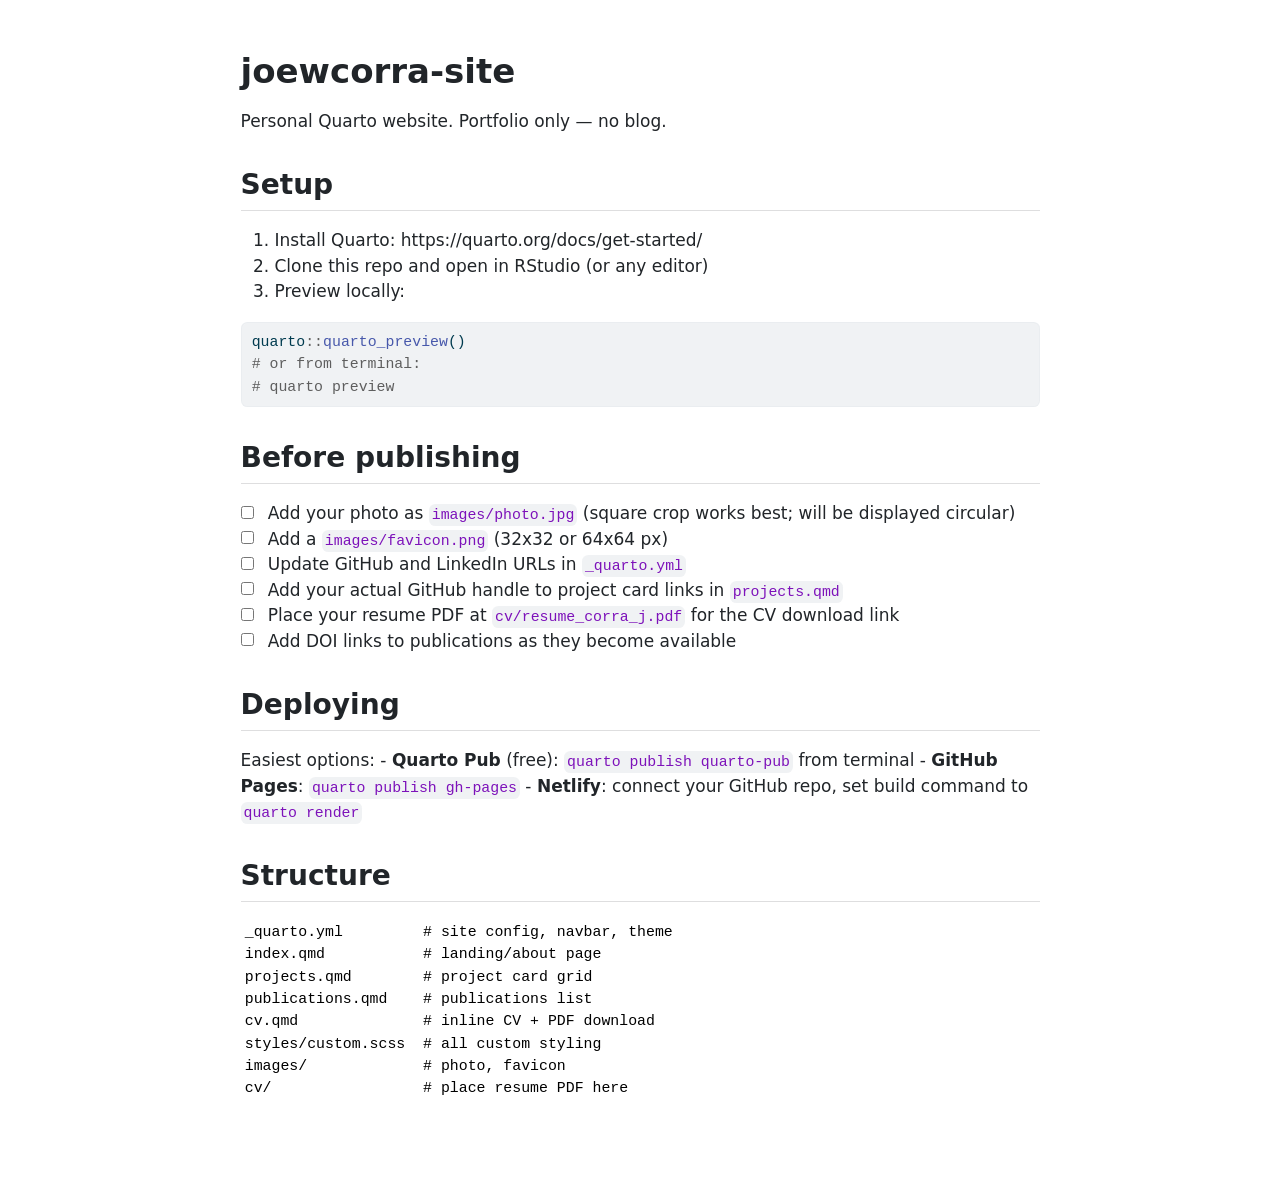
<file: README.html>
<!DOCTYPE html>
<html xmlns="http://www.w3.org/1999/xhtml" lang="en" xml:lang="en"><head>

<meta charset="utf-8">
<meta name="generator" content="quarto-1.8.25">

<meta name="viewport" content="width=device-width, initial-scale=1.0, user-scalable=yes">


<title>readme</title>
<style>
code{white-space: pre-wrap;}
span.smallcaps{font-variant: small-caps;}
div.columns{display: flex; gap: min(4vw, 1.5em);}
div.column{flex: auto; overflow-x: auto;}
div.hanging-indent{margin-left: 1.5em; text-indent: -1.5em;}
ul.task-list{list-style: none;}
ul.task-list li input[type="checkbox"] {
  width: 0.8em;
  margin: 0 0.8em 0.2em -1em; /* quarto-specific, see https://github.com/quarto-dev/quarto-cli/issues/4556 */ 
  vertical-align: middle;
}
/* CSS for syntax highlighting */
html { -webkit-text-size-adjust: 100%; }
pre > code.sourceCode { white-space: pre; position: relative; }
pre > code.sourceCode > span { display: inline-block; line-height: 1.25; }
pre > code.sourceCode > span:empty { height: 1.2em; }
.sourceCode { overflow: visible; }
code.sourceCode > span { color: inherit; text-decoration: inherit; }
div.sourceCode { margin: 1em 0; }
pre.sourceCode { margin: 0; }
@media screen {
div.sourceCode { overflow: auto; }
}
@media print {
pre > code.sourceCode { white-space: pre-wrap; }
pre > code.sourceCode > span { text-indent: -5em; padding-left: 5em; }
}
pre.numberSource code
  { counter-reset: source-line 0; }
pre.numberSource code > span
  { position: relative; left: -4em; counter-increment: source-line; }
pre.numberSource code > span > a:first-child::before
  { content: counter(source-line);
    position: relative; left: -1em; text-align: right; vertical-align: baseline;
    border: none; display: inline-block;
    -webkit-touch-callout: none; -webkit-user-select: none;
    -khtml-user-select: none; -moz-user-select: none;
    -ms-user-select: none; user-select: none;
    padding: 0 4px; width: 4em;
  }
pre.numberSource { margin-left: 3em;  padding-left: 4px; }
div.sourceCode
  {   }
@media screen {
pre > code.sourceCode > span > a:first-child::before { text-decoration: underline; }
}
</style>


<script src="README_files/libs/clipboard/clipboard.min.js"></script>
<script src="README_files/libs/quarto-html/quarto.js" type="module"></script>
<script src="README_files/libs/quarto-html/tabsets/tabsets.js" type="module"></script>
<script src="README_files/libs/quarto-html/axe/axe-check.js" type="module"></script>
<script src="README_files/libs/quarto-html/popper.min.js"></script>
<script src="README_files/libs/quarto-html/tippy.umd.min.js"></script>
<script src="README_files/libs/quarto-html/anchor.min.js"></script>
<link href="README_files/libs/quarto-html/tippy.css" rel="stylesheet">
<link href="README_files/libs/quarto-html/quarto-syntax-highlighting-7b89279ff1a6dce999919e0e67d4d9ec.css" rel="stylesheet" id="quarto-text-highlighting-styles">
<script src="README_files/libs/bootstrap/bootstrap.min.js"></script>
<link href="README_files/libs/bootstrap/bootstrap-icons.css" rel="stylesheet">
<link href="README_files/libs/bootstrap/bootstrap-9e3ffae467580fdb927a41352e75a2e0.min.css" rel="stylesheet" append-hash="true" id="quarto-bootstrap" data-mode="light">


</head>

<body class="fullcontent quarto-light">

<div id="quarto-content" class="page-columns page-rows-contents page-layout-article">

<main class="content" id="quarto-document-content">




<section id="joewcorra-site" class="level1">
<h1>joewcorra-site</h1>
<p>Personal Quarto website. Portfolio only — no blog.</p>
<section id="setup" class="level2">
<h2 class="anchored" data-anchor-id="setup">Setup</h2>
<ol type="1">
<li>Install Quarto: https://quarto.org/docs/get-started/</li>
<li>Clone this repo and open in RStudio (or any editor)</li>
<li>Preview locally:</li>
</ol>
<div class="code-copy-outer-scaffold"><div class="sourceCode" id="cb1"><pre class="sourceCode r code-with-copy"><code class="sourceCode r"><span id="cb1-1"><a href="#cb1-1" aria-hidden="true" tabindex="-1"></a>quarto<span class="sc">::</span><span class="fu">quarto_preview</span>()</span>
<span id="cb1-2"><a href="#cb1-2" aria-hidden="true" tabindex="-1"></a><span class="co"># or from terminal:</span></span>
<span id="cb1-3"><a href="#cb1-3" aria-hidden="true" tabindex="-1"></a><span class="co"># quarto preview</span></span></code></pre></div><button title="Copy to Clipboard" class="code-copy-button"><i class="bi"></i></button></div>
</section>
<section id="before-publishing" class="level2">
<h2 class="anchored" data-anchor-id="before-publishing">Before publishing</h2>
<ul class="task-list">
<li><label><input type="checkbox">Add your photo as <code>images/photo.jpg</code> (square crop works best; will be displayed circular)</label></li>
<li><label><input type="checkbox">Add a <code>images/favicon.png</code> (32x32 or 64x64 px)</label></li>
<li><label><input type="checkbox">Update GitHub and LinkedIn URLs in <code>_quarto.yml</code></label></li>
<li><label><input type="checkbox">Add your actual GitHub handle to project card links in <code>projects.qmd</code></label></li>
<li><label><input type="checkbox">Place your resume PDF at <code>cv/resume_corra_j.pdf</code> for the CV download link</label></li>
<li><label><input type="checkbox">Add DOI links to publications as they become available</label></li>
</ul>
</section>
<section id="deploying" class="level2">
<h2 class="anchored" data-anchor-id="deploying">Deploying</h2>
<p>Easiest options: - <strong>Quarto Pub</strong> (free): <code>quarto publish quarto-pub</code> from terminal - <strong>GitHub Pages</strong>: <code>quarto publish gh-pages</code> - <strong>Netlify</strong>: connect your GitHub repo, set build command to <code>quarto render</code></p>
</section>
<section id="structure" class="level2">
<h2 class="anchored" data-anchor-id="structure">Structure</h2>
<pre><code>_quarto.yml         # site config, navbar, theme
index.qmd           # landing/about page
projects.qmd        # project card grid
publications.qmd    # publications list
cv.qmd              # inline CV + PDF download
styles/custom.scss  # all custom styling
images/             # photo, favicon
cv/                 # place resume PDF here</code></pre>
</section>
</section>

</main>
<!-- /main column -->
<script id="quarto-html-after-body" type="application/javascript">
  window.document.addEventListener("DOMContentLoaded", function (event) {
    const icon = "";
    const anchorJS = new window.AnchorJS();
    anchorJS.options = {
      placement: 'right',
      icon: icon
    };
    anchorJS.add('.anchored');
    const isCodeAnnotation = (el) => {
      for (const clz of el.classList) {
        if (clz.startsWith('code-annotation-')) {                     
          return true;
        }
      }
      return false;
    }
    const onCopySuccess = function(e) {
      // button target
      const button = e.trigger;
      // don't keep focus
      button.blur();
      // flash "checked"
      button.classList.add('code-copy-button-checked');
      var currentTitle = button.getAttribute("title");
      button.setAttribute("title", "Copied!");
      let tooltip;
      if (window.bootstrap) {
        button.setAttribute("data-bs-toggle", "tooltip");
        button.setAttribute("data-bs-placement", "left");
        button.setAttribute("data-bs-title", "Copied!");
        tooltip = new bootstrap.Tooltip(button, 
          { trigger: "manual", 
            customClass: "code-copy-button-tooltip",
            offset: [0, -8]});
        tooltip.show();    
      }
      setTimeout(function() {
        if (tooltip) {
          tooltip.hide();
          button.removeAttribute("data-bs-title");
          button.removeAttribute("data-bs-toggle");
          button.removeAttribute("data-bs-placement");
        }
        button.setAttribute("title", currentTitle);
        button.classList.remove('code-copy-button-checked');
      }, 1000);
      // clear code selection
      e.clearSelection();
    }
    const getTextToCopy = function(trigger) {
      const outerScaffold = trigger.parentElement.cloneNode(true);
      const codeEl = outerScaffold.querySelector('code');
      for (const childEl of codeEl.children) {
        if (isCodeAnnotation(childEl)) {
          childEl.remove();
        }
      }
      return codeEl.innerText;
    }
    const clipboard = new window.ClipboardJS('.code-copy-button:not([data-in-quarto-modal])', {
      text: getTextToCopy
    });
    clipboard.on('success', onCopySuccess);
    if (window.document.getElementById('quarto-embedded-source-code-modal')) {
      const clipboardModal = new window.ClipboardJS('.code-copy-button[data-in-quarto-modal]', {
        text: getTextToCopy,
        container: window.document.getElementById('quarto-embedded-source-code-modal')
      });
      clipboardModal.on('success', onCopySuccess);
    }
      var localhostRegex = new RegExp(/^(?:http|https):\/\/localhost\:?[0-9]*\//);
      var mailtoRegex = new RegExp(/^mailto:/);
        var filterRegex = new RegExp('/' + window.location.host + '/');
      var isInternal = (href) => {
          return filterRegex.test(href) || localhostRegex.test(href) || mailtoRegex.test(href);
      }
      // Inspect non-navigation links and adorn them if external
     var links = window.document.querySelectorAll('a[href]:not(.nav-link):not(.navbar-brand):not(.toc-action):not(.sidebar-link):not(.sidebar-item-toggle):not(.pagination-link):not(.no-external):not([aria-hidden]):not(.dropdown-item):not(.quarto-navigation-tool):not(.about-link)');
      for (var i=0; i<links.length; i++) {
        const link = links[i];
        if (!isInternal(link.href)) {
          // undo the damage that might have been done by quarto-nav.js in the case of
          // links that we want to consider external
          if (link.dataset.originalHref !== undefined) {
            link.href = link.dataset.originalHref;
          }
        }
      }
    function tippyHover(el, contentFn, onTriggerFn, onUntriggerFn) {
      const config = {
        allowHTML: true,
        maxWidth: 500,
        delay: 100,
        arrow: false,
        appendTo: function(el) {
            return el.parentElement;
        },
        interactive: true,
        interactiveBorder: 10,
        theme: 'quarto',
        placement: 'bottom-start',
      };
      if (contentFn) {
        config.content = contentFn;
      }
      if (onTriggerFn) {
        config.onTrigger = onTriggerFn;
      }
      if (onUntriggerFn) {
        config.onUntrigger = onUntriggerFn;
      }
      window.tippy(el, config); 
    }
    const noterefs = window.document.querySelectorAll('a[role="doc-noteref"]');
    for (var i=0; i<noterefs.length; i++) {
      const ref = noterefs[i];
      tippyHover(ref, function() {
        // use id or data attribute instead here
        let href = ref.getAttribute('data-footnote-href') || ref.getAttribute('href');
        try { href = new URL(href).hash; } catch {}
        const id = href.replace(/^#\/?/, "");
        const note = window.document.getElementById(id);
        if (note) {
          return note.innerHTML;
        } else {
          return "";
        }
      });
    }
    const xrefs = window.document.querySelectorAll('a.quarto-xref');
    const processXRef = (id, note) => {
      // Strip column container classes
      const stripColumnClz = (el) => {
        el.classList.remove("page-full", "page-columns");
        if (el.children) {
          for (const child of el.children) {
            stripColumnClz(child);
          }
        }
      }
      stripColumnClz(note)
      if (id === null || id.startsWith('sec-')) {
        // Special case sections, only their first couple elements
        const container = document.createElement("div");
        if (note.children && note.children.length > 2) {
          container.appendChild(note.children[0].cloneNode(true));
          for (let i = 1; i < note.children.length; i++) {
            const child = note.children[i];
            if (child.tagName === "P" && child.innerText === "") {
              continue;
            } else {
              container.appendChild(child.cloneNode(true));
              break;
            }
          }
          if (window.Quarto?.typesetMath) {
            window.Quarto.typesetMath(container);
          }
          return container.innerHTML
        } else {
          if (window.Quarto?.typesetMath) {
            window.Quarto.typesetMath(note);
          }
          return note.innerHTML;
        }
      } else {
        // Remove any anchor links if they are present
        const anchorLink = note.querySelector('a.anchorjs-link');
        if (anchorLink) {
          anchorLink.remove();
        }
        if (window.Quarto?.typesetMath) {
          window.Quarto.typesetMath(note);
        }
        if (note.classList.contains("callout")) {
          return note.outerHTML;
        } else {
          return note.innerHTML;
        }
      }
    }
    for (var i=0; i<xrefs.length; i++) {
      const xref = xrefs[i];
      tippyHover(xref, undefined, function(instance) {
        instance.disable();
        let url = xref.getAttribute('href');
        let hash = undefined; 
        if (url.startsWith('#')) {
          hash = url;
        } else {
          try { hash = new URL(url).hash; } catch {}
        }
        if (hash) {
          const id = hash.replace(/^#\/?/, "");
          const note = window.document.getElementById(id);
          if (note !== null) {
            try {
              const html = processXRef(id, note.cloneNode(true));
              instance.setContent(html);
            } finally {
              instance.enable();
              instance.show();
            }
          } else {
            // See if we can fetch this
            fetch(url.split('#')[0])
            .then(res => res.text())
            .then(html => {
              const parser = new DOMParser();
              const htmlDoc = parser.parseFromString(html, "text/html");
              const note = htmlDoc.getElementById(id);
              if (note !== null) {
                const html = processXRef(id, note);
                instance.setContent(html);
              } 
            }).finally(() => {
              instance.enable();
              instance.show();
            });
          }
        } else {
          // See if we can fetch a full url (with no hash to target)
          // This is a special case and we should probably do some content thinning / targeting
          fetch(url)
          .then(res => res.text())
          .then(html => {
            const parser = new DOMParser();
            const htmlDoc = parser.parseFromString(html, "text/html");
            const note = htmlDoc.querySelector('main.content');
            if (note !== null) {
              // This should only happen for chapter cross references
              // (since there is no id in the URL)
              // remove the first header
              if (note.children.length > 0 && note.children[0].tagName === "HEADER") {
                note.children[0].remove();
              }
              const html = processXRef(null, note);
              instance.setContent(html);
            } 
          }).finally(() => {
            instance.enable();
            instance.show();
          });
        }
      }, function(instance) {
      });
    }
        let selectedAnnoteEl;
        const selectorForAnnotation = ( cell, annotation) => {
          let cellAttr = 'data-code-cell="' + cell + '"';
          let lineAttr = 'data-code-annotation="' +  annotation + '"';
          const selector = 'span[' + cellAttr + '][' + lineAttr + ']';
          return selector;
        }
        const selectCodeLines = (annoteEl) => {
          const doc = window.document;
          const targetCell = annoteEl.getAttribute("data-target-cell");
          const targetAnnotation = annoteEl.getAttribute("data-target-annotation");
          const annoteSpan = window.document.querySelector(selectorForAnnotation(targetCell, targetAnnotation));
          const lines = annoteSpan.getAttribute("data-code-lines").split(",");
          const lineIds = lines.map((line) => {
            return targetCell + "-" + line;
          })
          let top = null;
          let height = null;
          let parent = null;
          if (lineIds.length > 0) {
              //compute the position of the single el (top and bottom and make a div)
              const el = window.document.getElementById(lineIds[0]);
              top = el.offsetTop;
              height = el.offsetHeight;
              parent = el.parentElement.parentElement;
            if (lineIds.length > 1) {
              const lastEl = window.document.getElementById(lineIds[lineIds.length - 1]);
              const bottom = lastEl.offsetTop + lastEl.offsetHeight;
              height = bottom - top;
            }
            if (top !== null && height !== null && parent !== null) {
              // cook up a div (if necessary) and position it 
              let div = window.document.getElementById("code-annotation-line-highlight");
              if (div === null) {
                div = window.document.createElement("div");
                div.setAttribute("id", "code-annotation-line-highlight");
                div.style.position = 'absolute';
                parent.appendChild(div);
              }
              div.style.top = top - 2 + "px";
              div.style.height = height + 4 + "px";
              div.style.left = 0;
              let gutterDiv = window.document.getElementById("code-annotation-line-highlight-gutter");
              if (gutterDiv === null) {
                gutterDiv = window.document.createElement("div");
                gutterDiv.setAttribute("id", "code-annotation-line-highlight-gutter");
                gutterDiv.style.position = 'absolute';
                const codeCell = window.document.getElementById(targetCell);
                const gutter = codeCell.querySelector('.code-annotation-gutter');
                gutter.appendChild(gutterDiv);
              }
              gutterDiv.style.top = top - 2 + "px";
              gutterDiv.style.height = height + 4 + "px";
            }
            selectedAnnoteEl = annoteEl;
          }
        };
        const unselectCodeLines = () => {
          const elementsIds = ["code-annotation-line-highlight", "code-annotation-line-highlight-gutter"];
          elementsIds.forEach((elId) => {
            const div = window.document.getElementById(elId);
            if (div) {
              div.remove();
            }
          });
          selectedAnnoteEl = undefined;
        };
          // Handle positioning of the toggle
      window.addEventListener(
        "resize",
        throttle(() => {
          elRect = undefined;
          if (selectedAnnoteEl) {
            selectCodeLines(selectedAnnoteEl);
          }
        }, 10)
      );
      function throttle(fn, ms) {
      let throttle = false;
      let timer;
        return (...args) => {
          if(!throttle) { // first call gets through
              fn.apply(this, args);
              throttle = true;
          } else { // all the others get throttled
              if(timer) clearTimeout(timer); // cancel #2
              timer = setTimeout(() => {
                fn.apply(this, args);
                timer = throttle = false;
              }, ms);
          }
        };
      }
        // Attach click handler to the DT
        const annoteDls = window.document.querySelectorAll('dt[data-target-cell]');
        for (const annoteDlNode of annoteDls) {
          annoteDlNode.addEventListener('click', (event) => {
            const clickedEl = event.target;
            if (clickedEl !== selectedAnnoteEl) {
              unselectCodeLines();
              const activeEl = window.document.querySelector('dt[data-target-cell].code-annotation-active');
              if (activeEl) {
                activeEl.classList.remove('code-annotation-active');
              }
              selectCodeLines(clickedEl);
              clickedEl.classList.add('code-annotation-active');
            } else {
              // Unselect the line
              unselectCodeLines();
              clickedEl.classList.remove('code-annotation-active');
            }
          });
        }
    const findCites = (el) => {
      const parentEl = el.parentElement;
      if (parentEl) {
        const cites = parentEl.dataset.cites;
        if (cites) {
          return {
            el,
            cites: cites.split(' ')
          };
        } else {
          return findCites(el.parentElement)
        }
      } else {
        return undefined;
      }
    };
    var bibliorefs = window.document.querySelectorAll('a[role="doc-biblioref"]');
    for (var i=0; i<bibliorefs.length; i++) {
      const ref = bibliorefs[i];
      const citeInfo = findCites(ref);
      if (citeInfo) {
        tippyHover(citeInfo.el, function() {
          var popup = window.document.createElement('div');
          citeInfo.cites.forEach(function(cite) {
            var citeDiv = window.document.createElement('div');
            citeDiv.classList.add('hanging-indent');
            citeDiv.classList.add('csl-entry');
            var biblioDiv = window.document.getElementById('ref-' + cite);
            if (biblioDiv) {
              citeDiv.innerHTML = biblioDiv.innerHTML;
            }
            popup.appendChild(citeDiv);
          });
          return popup.innerHTML;
        });
      }
    }
  });
  </script>
</div> <!-- /content -->




</body></html>
</file>
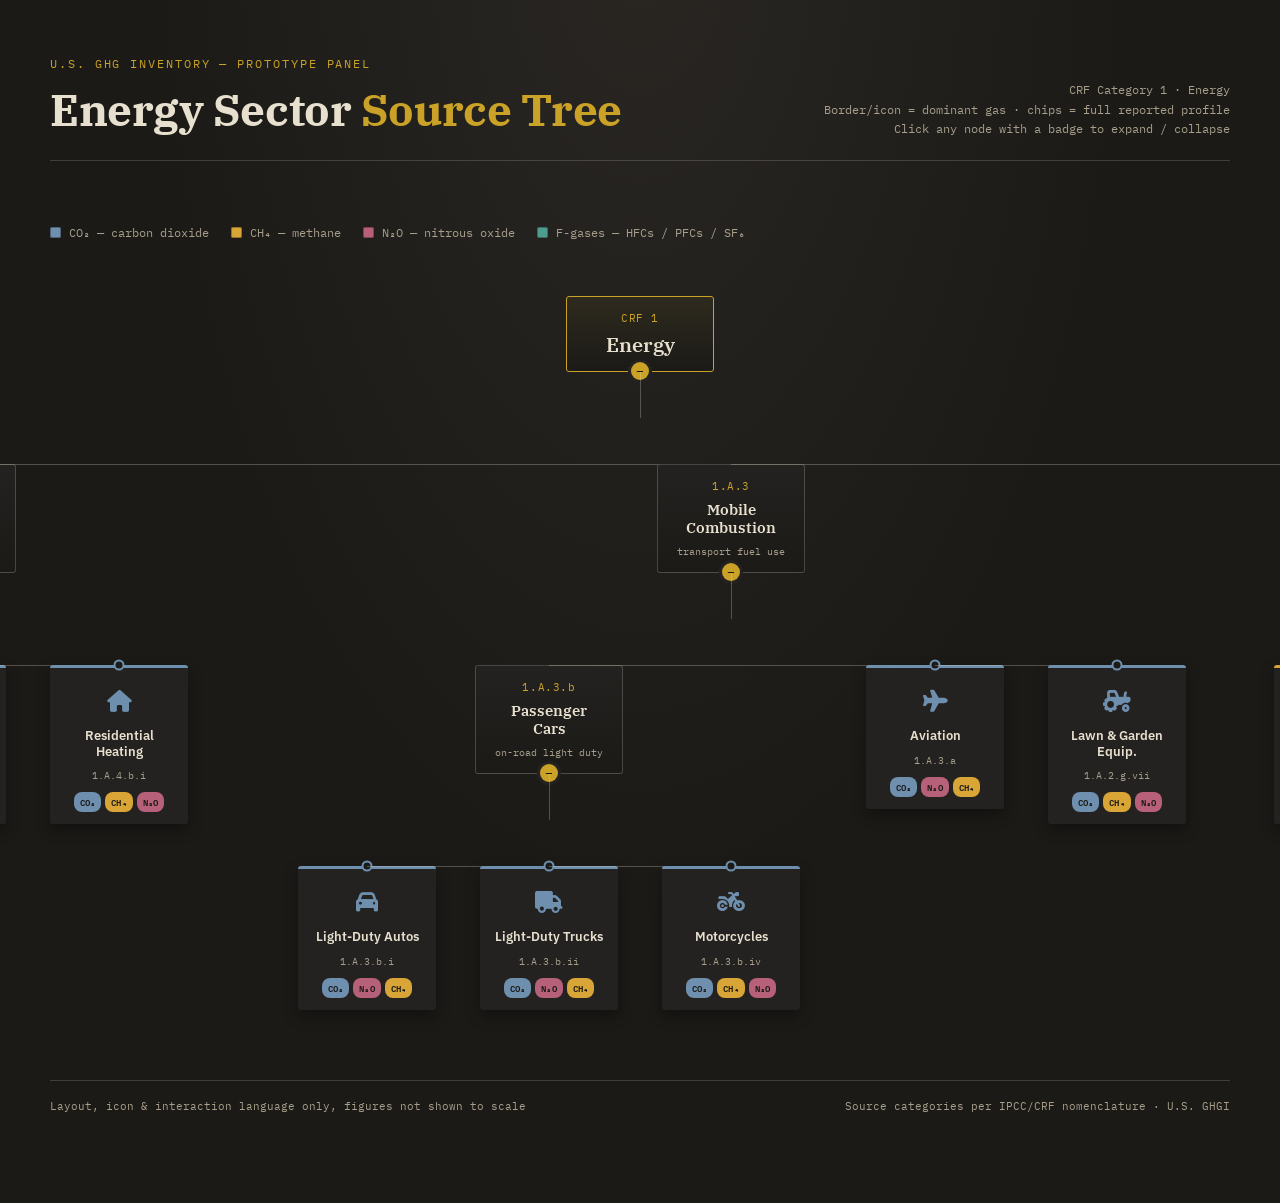
<file: dataviz/ghgi_tree_energy.html>
<!DOCTYPE html>
<html lang="en">
<head>
<meta charset="UTF-8">
<title>GHGI Energy Sector — Interactive Source Tree</title>
<link rel="preconnect" href="https://fonts.googleapis.com">
<link href="https://fonts.googleapis.com/css2?family=IBM+Plex+Serif:wght@400;600;700&family=IBM+Plex+Sans:wght@400;500;600&family=IBM+Plex+Mono:wght@400;500;600&display=swap" rel="stylesheet">
<link rel="stylesheet" href="https://cdnjs.cloudflare.com/ajax/libs/font-awesome/6.5.1/css/all.min.css">
<style>
  :root{
    --ink:        #1B1A17;
    --ink-2:      #242220;
    --bone:       #E7E0CF;
    --bone-dim:   #A79E8B;
    --brass:      #C9A227;
    --co2:        #6E8FAE;
    --ch4:        #D9A536;
    --n2o:        #B6607A;
    --fgas:       #4E9C8F;
    --line:       rgba(231,224,207,0.28);

    --serif: 'IBM Plex Serif', Georgia, serif;
    --sans:  'IBM Plex Sans', system-ui, sans-serif;
    --mono:  'IBM Plex Mono', ui-monospace, monospace;
  }

  * { box-sizing: border-box; }

  body{
    margin:0;
    background:
      radial-gradient(ellipse at 50% -10%, #2A2723 0%, var(--ink) 55%);
    color: var(--bone);
    font-family: var(--sans);
    padding: 56px 24px 90px;
  }

  .frame{ max-width: 1180px; margin: 0 auto; }

  /* ---------- Header ---------- */
  header{
    display:flex;
    justify-content: space-between;
    align-items: flex-end;
    border-bottom: 1px solid rgba(231,224,207,0.18);
    padding-bottom: 22px;
    margin-bottom: 64px;
    flex-wrap: wrap;
    gap: 16px;
  }
  .eyebrow{
    font-family: var(--mono);
    font-size: 12px;
    letter-spacing: 0.16em;
    color: var(--brass);
    text-transform: uppercase;
    margin: 0 0 10px;
  }
  h1{
    font-family: var(--serif);
    font-weight: 700;
    font-size: clamp(30px, 4vw, 44px);
    margin: 0;
    letter-spacing: -0.01em;
  }
  h1 em{ font-style: normal; color: var(--brass); }
  .meta{
    font-family: var(--mono);
    font-size: 12px;
    color: var(--bone-dim);
    text-align: right;
    line-height: 1.6;
  }

  /* ---------- Legend ---------- */
  .legend{
    display:flex; gap: 22px; flex-wrap: wrap;
    margin-bottom: 56px;
    font-family: var(--mono);
    font-size: 12px;
    color: var(--bone-dim);
  }
  .legend-item{ display:flex; align-items:center; gap:8px; }
  .legend-swatch{
    width: 11px; height: 11px; border-radius: 2px;
    box-shadow: 0 0 0 1px rgba(0,0,0,0.3) inset;
  }

  /* ---------- Tree ---------- */
  /* Canonical pure-CSS org-chart pattern: each <li> draws its own
     half-width top connector, and each nested <ul> draws a single
     centered stub connecting up to its parent. */

  .tree, .tree ul{
    list-style: none;
    margin: 0; padding: 0;
    display: flex;
    justify-content: center;
  }

  .tree ul{
    position: relative;
    padding-top: 46px;
  }

  .tree li{
    position: relative;
    text-align: center;
    padding: 46px 22px 0;
  }

  .tree ul::before{
    content: "";
    position: absolute;
    top: 0; left: 50%;
    width: 0; height: 46px;
    border-left: 1px solid var(--line);
  }

  .tree li::before,
  .tree li::after{
    content: "";
    position: absolute;
    top: 46px; right: 50%;
    width: 50%; height: 0;
    border-top: 1px solid var(--line);
  }
  .tree li::after{
    right: auto; left: 50%;
  }

  .tree li:first-child::before{ border: none; }
  .tree li:last-child::after{ border: none; }

  .tree li:only-child::before,
  .tree li:only-child::after{ display: none; }
  .tree li:only-child{ padding-top: 0; }

  .tree > li{ padding-top: 0; }
  .tree > li::before,
  .tree > li::after{ display: none; }

  /* ---------- Node card (category level) ---------- */
  .node{
    display: inline-flex;
    flex-direction: column;
    align-items: center;
    gap: 8px;
    padding: 14px 18px;
    border: 1px solid rgba(231,224,207,0.22);
    border-radius: 3px;
    background: linear-gradient(180deg, var(--ink-2), var(--ink));
    min-width: 148px;
    position: relative;
  }
  .node.root{
    border-color: var(--brass);
    background: linear-gradient(180deg, #2E2A1E, var(--ink));
  }
  .code{
    font-family: var(--mono);
    font-size: 10.5px;
    letter-spacing: 0.06em;
    color: var(--brass);
  }
  .label{
    font-family: var(--serif);
    font-weight: 600;
    font-size: 15px;
    line-height: 1.2;
  }
  .root .label{ font-size: 20px; }
  .sub{
    font-family: var(--mono);
    font-size: 10px;
    color: var(--bone-dim);
  }

  /* ---------- Leaf: specimen tag ---------- */
  .tag{
    display:inline-flex;
    flex-direction: column;
    align-items: center;
    gap: 10px;
    width: 138px;
    padding: 16px 10px 12px;
    background: var(--ink-2);
    border-radius: 3px;
    border-top: 3px solid var(--tag-color, var(--brass));
    position: relative;
    box-shadow: 0 6px 14px rgba(0,0,0,0.35);
  }
  .tag::before{
    content:"";
    position:absolute; top: -3px; left: 50%;
    width: 7px; height: 7px;
    background: var(--ink);
    border: 2px solid var(--tag-color, var(--brass));
    border-radius: 50%;
    transform: translate(-50%, -50%);
  }
  .icon{
    width: 34px; height: 34px;
    display: flex;
    align-items: center;
    justify-content: center;
    color: var(--tag-color, var(--brass));
    font-size: 22px;
  }
  .tag-name{
    font-family: var(--sans);
    font-weight: 600;
    font-size: 12.5px;
    line-height: 1.25;
  }
  .tag-code{
    font-family: var(--mono);
    font-size: 9.5px;
    color: var(--bone-dim);
  }
  .gas-chips{
    display: flex;
    gap: 4px;
    flex-wrap: wrap;
    justify-content: center;
  }
  .chip{
    font-family: var(--mono);
    font-size: 9px;
    font-weight: 600;
    letter-spacing: 0.02em;
    padding: 2px 6px;
    border-radius: 8px;
    background: var(--c);
    color: var(--ink);
  }

  /* ---------- Interactivity ---------- */
  .has-children{ cursor: pointer; }
  .has-children:hover{ border-color: var(--brass); }
  .tag.has-children:hover{ box-shadow: 0 6px 14px rgba(0,0,0,0.35), 0 0 0 1px var(--brass) inset; }

  .toggle-badge{
    position: absolute;
    bottom: -9px; left: 50%;
    transform: translateX(-50%);
    width: 18px; height: 18px;
    border-radius: 50%;
    background: var(--brass);
    color: var(--ink);
    font-family: var(--mono);
    font-weight: 700;
    font-size: 13px;
    line-height: 18px;
    text-align: center;
    box-shadow: 0 0 0 3px var(--ink-2);
    user-select: none;
  }

  .tree li.collapsed > ul{ display: none; }

  footer{
    max-width: 1180px; margin: 70px auto 0;
    border-top: 1px solid rgba(231,224,207,0.18);
    padding-top: 18px;
    font-family: var(--mono);
    font-size: 11px;
    color: var(--bone-dim);
    display:flex; justify-content: space-between; flex-wrap: wrap; gap: 10px;
  }
</style>
</head>
<body>
<div class="frame">

  <header>
    <div>
      <p class="eyebrow">U.S. GHG Inventory — Prototype Panel</p>
      <h1>Energy Sector <em>Source Tree</em></h1>
    </div>
    <div class="meta">
      CRF Category 1 · Energy<br>Border/icon = dominant gas · chips = full reported profile<br>Click any node with a badge to expand / collapse
    </div>
  </header>

  <div class="legend">
    <div class="legend-item"><span class="legend-swatch" style="background:var(--co2)"></span>CO₂ — carbon dioxide</div>
    <div class="legend-item"><span class="legend-swatch" style="background:var(--ch4)"></span>CH₄ — methane</div>
    <div class="legend-item"><span class="legend-swatch" style="background:var(--n2o)"></span>N₂O — nitrous oxide</div>
    <div class="legend-item"><span class="legend-swatch" style="background:var(--fgas)"></span>F-gases — HFCs / PFCs / SF₆</div>
  </div>

  <ul class="tree">
<li>
<div class="node root">
  <span class="code">CRF 1</span>
  <span class="label">Energy</span>
  
</div>
<ul class="children">
<li>
<div class="node">
  <span class="code">1.A.1 / 1.A.2</span>
  <span class="label">Stationary<br>Combustion</span>
  <span class="sub">fuel burned in place</span>
</div>
<ul class="children">
<li>
<div class="tag" style="--tag-color:var(--co2)">
  <div class="icon"><i class="fa-solid fa-industry"></i></div>
  <span class="tag-name">Coal Power Plants</span>
  <span class="tag-code">1.A.1.a</span>
  <div class="gas-chips">
<span class="chip" style="--c:var(--co2)">CO₂</span>
<span class="chip" style="--c:var(--ch4)">CH₄</span>
<span class="chip" style="--c:var(--n2o)">N₂O</span>
</div>
</div>

</li>
<li>
<div class="tag" style="--tag-color:var(--co2)">
  <div class="icon"><i class="fa-solid fa-fire"></i></div>
  <span class="tag-name">Natural Gas Turbines</span>
  <span class="tag-code">1.A.1.a</span>
  <div class="gas-chips">
<span class="chip" style="--c:var(--co2)">CO₂</span>
<span class="chip" style="--c:var(--ch4)">CH₄</span>
<span class="chip" style="--c:var(--n2o)">N₂O</span>
</div>
</div>

</li>
<li>
<div class="tag" style="--tag-color:var(--co2)">
  <div class="icon"><i class="fa-solid fa-house"></i></div>
  <span class="tag-name">Residential Heating</span>
  <span class="tag-code">1.A.4.b.i</span>
  <div class="gas-chips">
<span class="chip" style="--c:var(--co2)">CO₂</span>
<span class="chip" style="--c:var(--ch4)">CH₄</span>
<span class="chip" style="--c:var(--n2o)">N₂O</span>
</div>
</div>

</li>
</ul>
</li>
<li>
<div class="node">
  <span class="code">1.A.3</span>
  <span class="label">Mobile<br>Combustion</span>
  <span class="sub">transport fuel use</span>
</div>
<ul class="children">
<li>
<div class="node">
  <span class="code">1.A.3.b</span>
  <span class="label">Passenger<br>Cars</span>
  <span class="sub">on-road light duty</span>
</div>
<ul class="children">
<li>
<div class="tag" style="--tag-color:var(--co2)">
  <div class="icon"><i class="fa-solid fa-car"></i></div>
  <span class="tag-name">Light-Duty Autos</span>
  <span class="tag-code">1.A.3.b.i</span>
  <div class="gas-chips">
<span class="chip" style="--c:var(--co2)">CO₂</span>
<span class="chip" style="--c:var(--n2o)">N₂O</span>
<span class="chip" style="--c:var(--ch4)">CH₄</span>
</div>
</div>

</li>
<li>
<div class="tag" style="--tag-color:var(--co2)">
  <div class="icon"><i class="fa-solid fa-truck"></i></div>
  <span class="tag-name">Light-Duty Trucks</span>
  <span class="tag-code">1.A.3.b.ii</span>
  <div class="gas-chips">
<span class="chip" style="--c:var(--co2)">CO₂</span>
<span class="chip" style="--c:var(--n2o)">N₂O</span>
<span class="chip" style="--c:var(--ch4)">CH₄</span>
</div>
</div>

</li>
<li>
<div class="tag" style="--tag-color:var(--co2)">
  <div class="icon"><i class="fa-solid fa-motorcycle"></i></div>
  <span class="tag-name">Motorcycles</span>
  <span class="tag-code">1.A.3.b.iv</span>
  <div class="gas-chips">
<span class="chip" style="--c:var(--co2)">CO₂</span>
<span class="chip" style="--c:var(--ch4)">CH₄</span>
<span class="chip" style="--c:var(--n2o)">N₂O</span>
</div>
</div>

</li>
</ul>
</li>
<li>
<div class="tag" style="--tag-color:var(--co2)">
  <div class="icon"><i class="fa-solid fa-plane"></i></div>
  <span class="tag-name">Aviation</span>
  <span class="tag-code">1.A.3.a</span>
  <div class="gas-chips">
<span class="chip" style="--c:var(--co2)">CO₂</span>
<span class="chip" style="--c:var(--n2o)">N₂O</span>
<span class="chip" style="--c:var(--ch4)">CH₄</span>
</div>
</div>

</li>
<li>
<div class="tag" style="--tag-color:var(--co2)">
  <div class="icon"><i class="fa-solid fa-tractor"></i></div>
  <span class="tag-name">Lawn &amp; Garden Equip.</span>
  <span class="tag-code">1.A.2.g.vii</span>
  <div class="gas-chips">
<span class="chip" style="--c:var(--co2)">CO₂</span>
<span class="chip" style="--c:var(--ch4)">CH₄</span>
<span class="chip" style="--c:var(--n2o)">N₂O</span>
</div>
</div>

</li>
</ul>
</li>
<li>
<div class="node">
  <span class="code">1.B</span>
  <span class="label">Fugitive<br>Emissions</span>
  <span class="sub">leaks &amp; venting</span>
</div>
<ul class="children">
<li>
<div class="tag" style="--tag-color:var(--ch4)">
  <div class="icon"><i class="fa-solid fa-gas-pump"></i></div>
  <span class="tag-name">Natural Gas Systems</span>
  <span class="tag-code">1.B.2.b</span>
  <div class="gas-chips">
<span class="chip" style="--c:var(--ch4)">CH₄</span>
<span class="chip" style="--c:var(--co2)">CO₂</span>
</div>
</div>

</li>
<li>
<div class="tag" style="--tag-color:var(--ch4)">
  <div class="icon"><i class="fa-solid fa-mountain"></i></div>
  <span class="tag-name">Coal Mining</span>
  <span class="tag-code">1.B.1.a</span>
  <div class="gas-chips">
<span class="chip" style="--c:var(--ch4)">CH₄</span>
</div>
</div>

</li>
</ul>
</li>
</ul>
</li>
</ul>

  <footer>
    <span>Layout, icon & interaction language only, figures not shown to scale</span>
    <span>Source categories per IPCC/CRF nomenclature · U.S. GHGI</span>
  </footer>

</div>

<script>
  document.querySelectorAll('.tree li').forEach(function (li) {
    var label = li.querySelector(':scope > .node, :scope > .tag');
    var childList = li.querySelector(':scope > ul');
    if (!label || !childList) return;

    label.classList.add('has-children');

    var badge = document.createElement('span');
    badge.className = 'toggle-badge';
    badge.textContent = '\u2212';
    label.appendChild(badge);

    label.addEventListener('click', function () {
      var collapsed = li.classList.toggle('collapsed');
      badge.textContent = collapsed ? '+' : '\u2212';
    });
  });
</script>
</body>
</html>
</file>
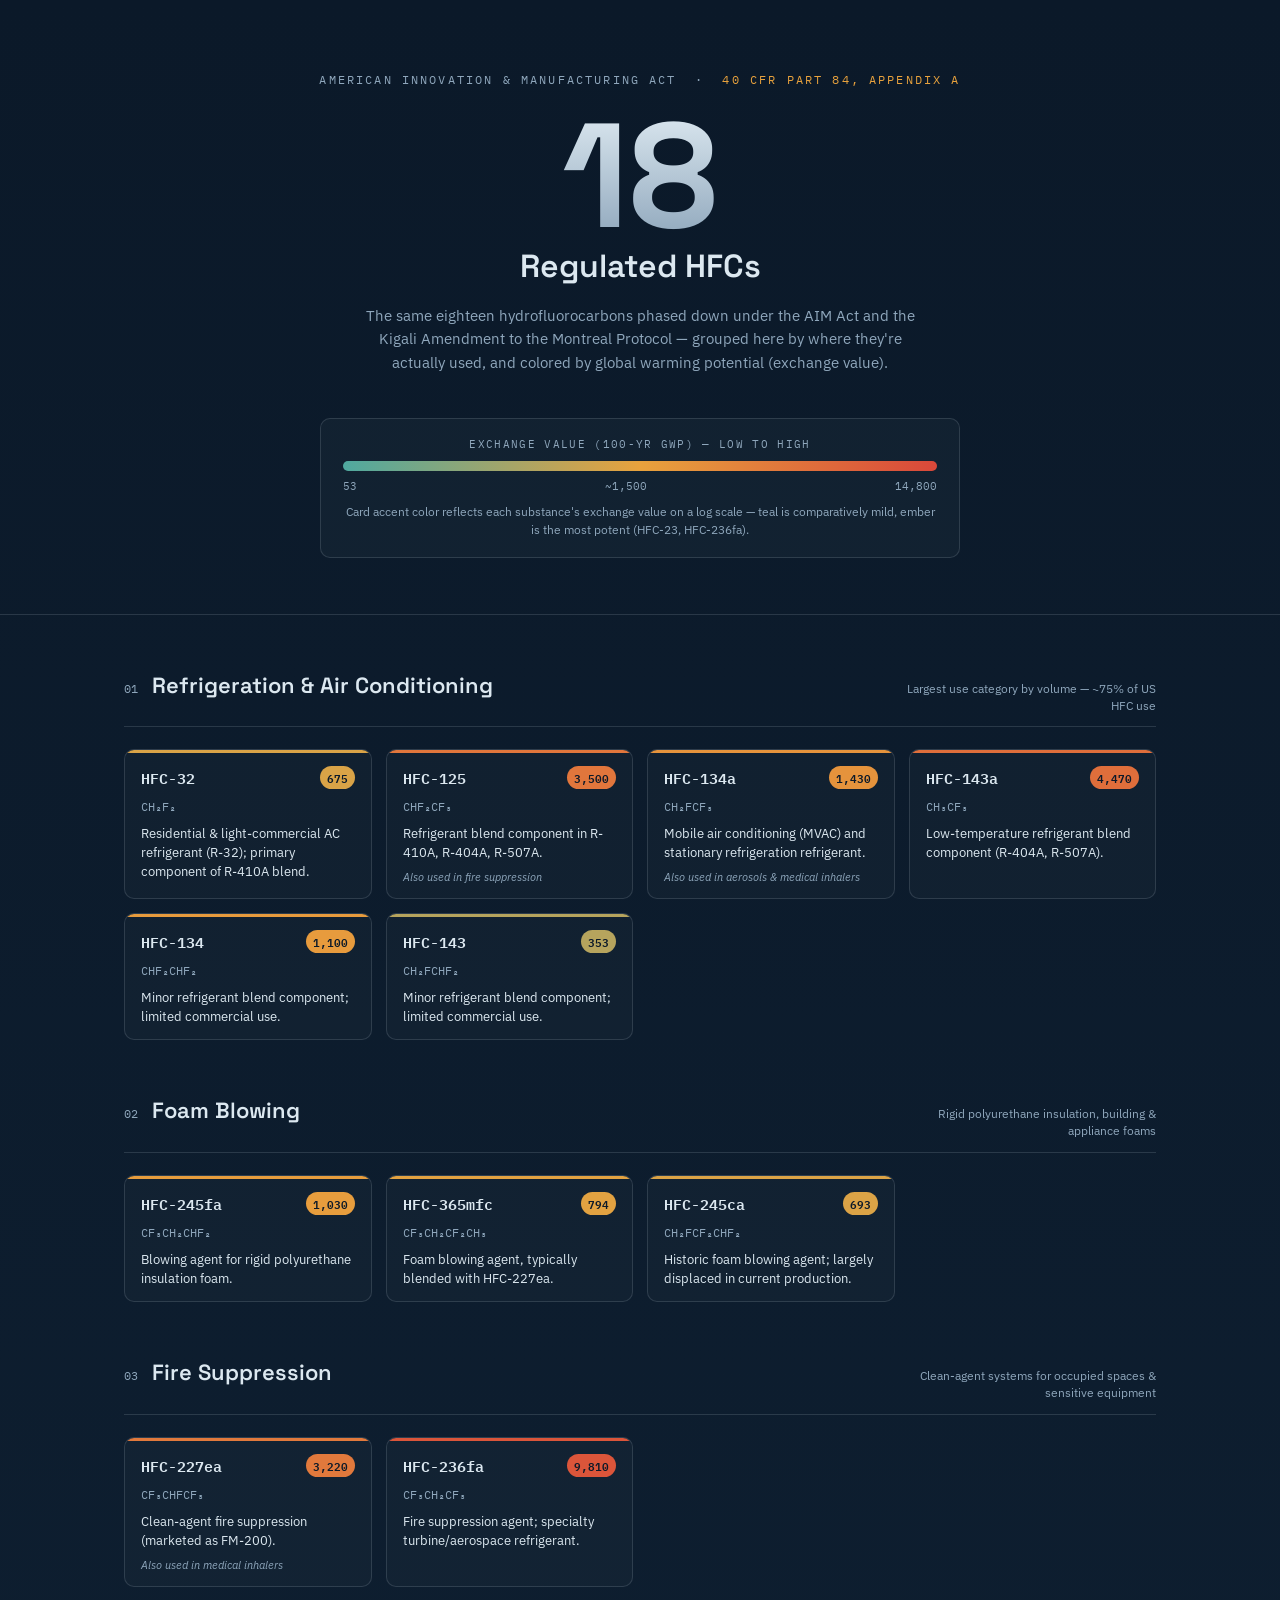
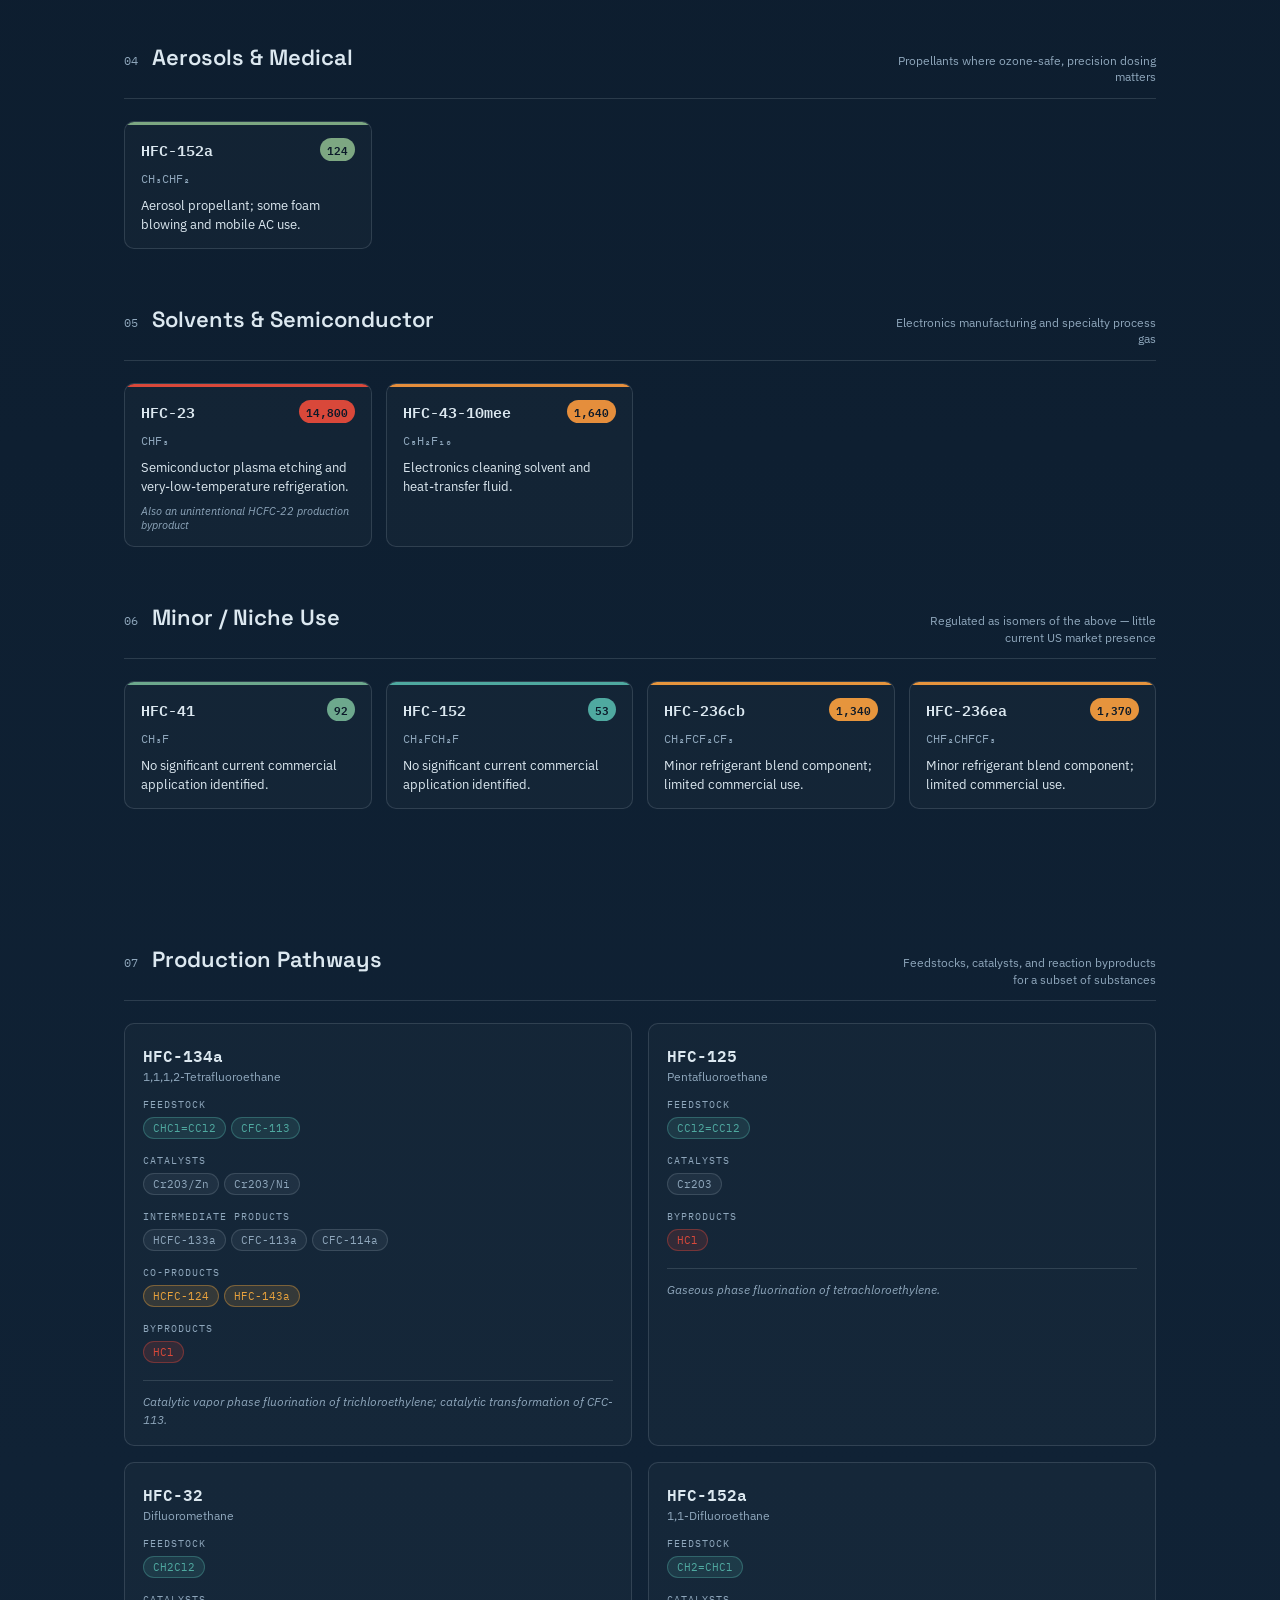
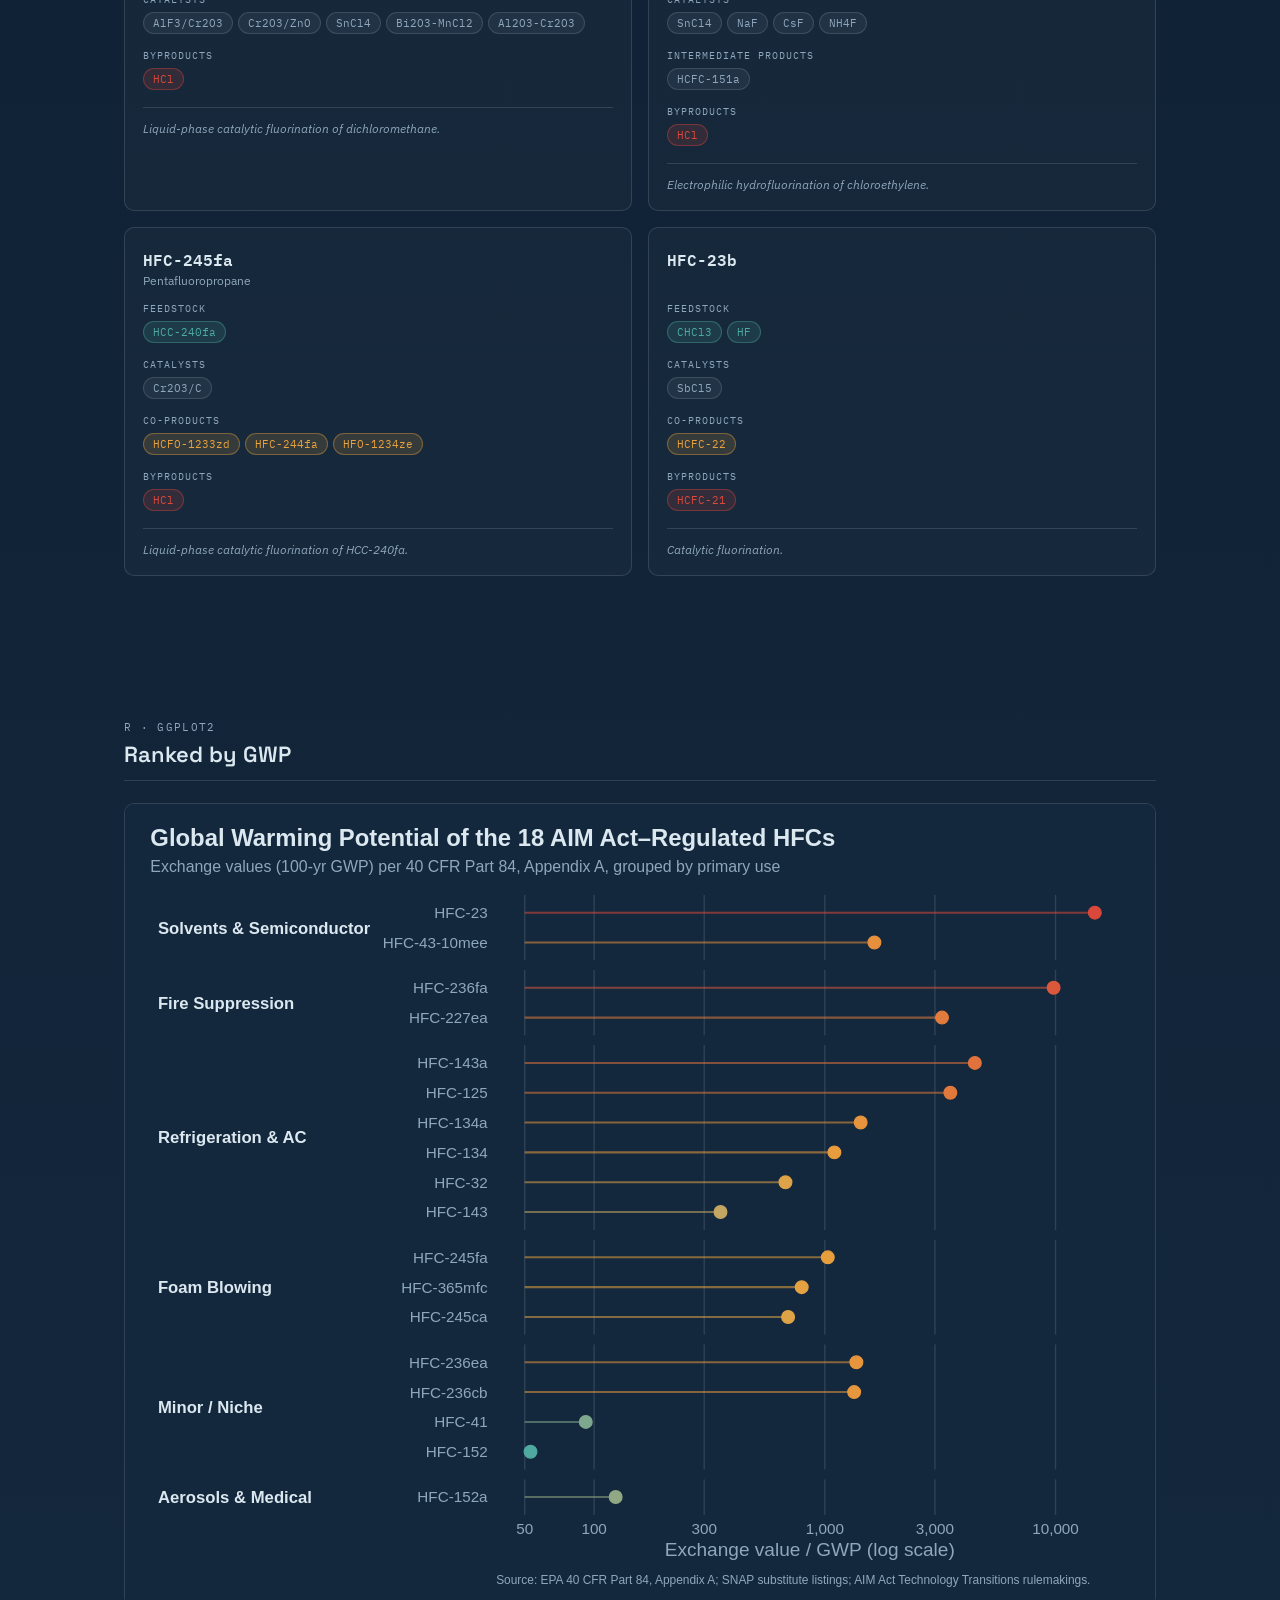
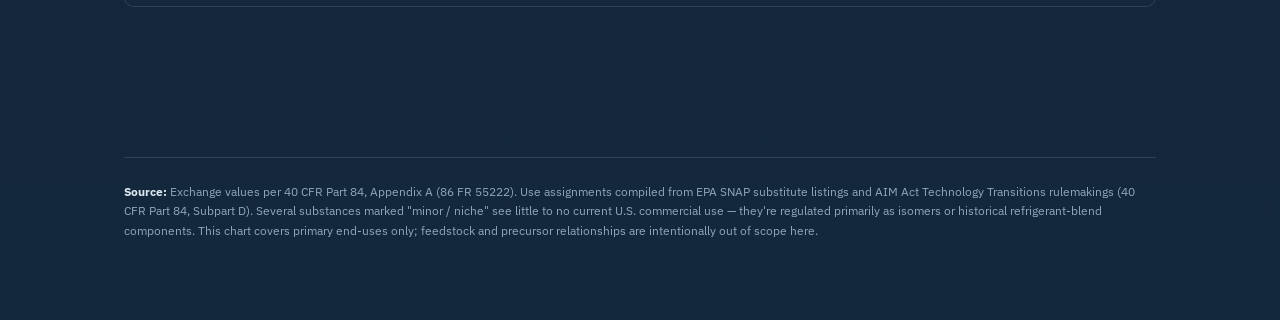
<file: dataviz/hfc_infographic.html>
<!DOCTYPE html>
<html lang="en">
<head>
<meta charset="UTF-8">
<meta name="viewport" content="width=device-width, initial-scale=1.0">
<title>18 Regulated HFCs — AIM Act / Kigali Amendment</title>
<style>
  @import url('https://fonts.googleapis.com/css2?family=Space+Grotesk:wght@400;500;600;700&family=IBM+Plex+Sans:wght@400;500;600&family=IBM+Plex+Mono:wght@400;500;600&display=swap');

  :root{
    --bg-deep:      #0B1929;
    --bg-mid:       #14283D;
    --sky:          #DCE8F0;
    --sky-dim:      #8FA7BC;
    --hairline:     rgba(220,232,240,0.14);
    --teal:         #4FA9A0;
    --amber:        #E8A23D;
    --ember:        #D9483A;
  }

  *{box-sizing:border-box;}
  html{scroll-behavior:smooth;}

  body{
    margin:0;
    background:
      radial-gradient(ellipse 900px 500px at 50% -10%, rgba(79,169,160,0.10), transparent 60%),
      linear-gradient(180deg, var(--bg-deep) 0%, #0E1F31 40%, var(--bg-mid) 100%);
    color:var(--sky);
    font-family:'IBM Plex Sans', sans-serif;
    -webkit-font-smoothing:antialiased;
  }

  a{color:inherit;}

  .wrap{max-width:1080px; margin:0 auto; padding:0 24px 80px;}

  /* ---------- HERO ---------- */
  header.hero{
    padding:72px 24px 56px;
    text-align:center;
    border-bottom:1px solid var(--hairline);
    position:relative;
  }
  .eyebrow{
    font-family:'IBM Plex Mono', monospace;
    letter-spacing:0.18em;
    text-transform:uppercase;
    font-size:12px;
    color:var(--sky-dim);
    margin-bottom:22px;
  }
  .eyebrow span{color:var(--amber);}
  .hero-number{
    font-family:'Space Grotesk', sans-serif;
    font-weight:700;
    font-size:clamp(72px,14vw,148px);
    line-height:0.9;
    margin:0;
    background:linear-gradient(180deg, var(--sky) 0%, var(--sky-dim) 100%);
    -webkit-background-clip:text;
    background-clip:text;
    -webkit-text-fill-color:transparent;
  }
  .hero-label{
    font-family:'Space Grotesk', sans-serif;
    font-weight:600;
    font-size:clamp(20px,4vw,32px);
    margin:4px 0 18px;
  }
  .hero-sub{
    max-width:560px;
    margin:0 auto;
    color:var(--sky-dim);
    font-size:14.5px;
    line-height:1.6;
  }

  /* ---------- GWP LEGEND ---------- */
  .legend{
    max-width:640px;
    margin:44px auto 0;
    padding:18px 22px;
    border:1px solid var(--hairline);
    border-radius:10px;
    background:rgba(220,232,240,0.03);
  }
  .legend-title{
    font-family:'IBM Plex Mono', monospace;
    font-size:11px;
    letter-spacing:0.12em;
    text-transform:uppercase;
    color:var(--sky-dim);
    margin-bottom:10px;
  }
  .legend-bar{
    height:10px;
    border-radius:6px;
    background:linear-gradient(90deg, var(--teal), var(--amber), var(--ember));
    position:relative;
  }
  .legend-ticks{
    display:flex; justify-content:space-between;
    font-family:'IBM Plex Mono', monospace;
    font-size:11px;
    color:var(--sky-dim);
    margin-top:8px;
  }
  .legend-caption{
    font-size:12px;
    color:var(--sky-dim);
    margin-top:10px;
    line-height:1.5;
  }

  /* ---------- SECTIONS ---------- */
  section.category{
    margin-top:56px;
  }
  .cat-head{
    display:flex;
    align-items:baseline;
    gap:14px;
    border-bottom:1px solid var(--hairline);
    padding-bottom:12px;
    margin-bottom:22px;
  }
  .cat-index{
    font-family:'IBM Plex Mono', monospace;
    font-size:12px;
    color:var(--sky-dim);
  }
  .cat-title{
    font-family:'Space Grotesk', sans-serif;
    font-weight:600;
    font-size:22px;
    margin:0;
  }
  .cat-note{
    margin-left:auto;
    font-size:12px;
    color:var(--sky-dim);
    text-align:right;
    max-width:260px;
    line-height:1.4;
  }

  .card-grid{
    display:grid;
    grid-template-columns:repeat(auto-fill, minmax(220px, 1fr));
    gap:14px;
  }

  .card{
    border:1px solid var(--hairline);
    border-radius:10px;
    padding:16px 16px 14px;
    background:rgba(220,232,240,0.025);
    position:relative;
    overflow:hidden;
    transition:transform 0.18s ease, border-color 0.18s ease;
  }
  .card:hover{
    transform:translateY(-2px);
    border-color:rgba(220,232,240,0.32);
  }
  .card::before{
    content:"";
    position:absolute;
    top:0; left:0; right:0;
    height:3px;
    background:var(--tint);
  }
  .card-top{
    display:flex;
    justify-content:space-between;
    align-items:flex-start;
    margin-bottom:8px;
  }
  .card-name{
    font-family:'IBM Plex Mono', monospace;
    font-weight:600;
    font-size:15px;
    color:var(--sky);
  }
  .card-gwp{
    font-family:'IBM Plex Mono', monospace;
    font-size:11px;
    padding:2px 7px;
    border-radius:20px;
    color:var(--bg-deep);
    background:var(--tint);
    font-weight:600;
    white-space:nowrap;
  }
  .card-formula{
    font-family:'IBM Plex Mono', monospace;
    font-size:11.5px;
    color:var(--sky-dim);
    margin-bottom:10px;
  }
  .card-use{
    font-size:12.5px;
    line-height:1.5;
    color:var(--sky);
  }
  .card-secondary{
    margin-top:8px;
    font-size:10.5px;
    color:var(--sky-dim);
    font-style:italic;
  }

  /* ---------- PRODUCTION PATHWAYS ---------- */
  section.pathways{
    margin-top:56px;
  }
  .pathway-grid{
    display:grid;
    grid-template-columns:repeat(auto-fill, minmax(340px, 1fr));
    gap:16px;
  }
  .pathway-card{
    border:1px solid var(--hairline);
    border-radius:10px;
    padding:18px 18px 16px;
    background:rgba(220,232,240,0.025);
  }
  .pw-name{
    font-family:'IBM Plex Mono', monospace;
    font-weight:600;
    font-size:16px;
    color:var(--sky);
  }
  .pw-chem{
    font-size:11.5px;
    color:var(--sky-dim);
    margin-bottom:14px;
  }
  .pw-field{
    margin-bottom:10px;
  }
  .pw-label{
    font-family:'IBM Plex Mono', monospace;
    font-size:10px;
    letter-spacing:0.1em;
    text-transform:uppercase;
    color:var(--sky-dim);
    margin-bottom:5px;
  }
  .chip{
    display:inline-block;
    font-family:'IBM Plex Mono', monospace;
    font-size:11px;
    padding:3px 9px;
    border-radius:20px;
    margin:0 5px 5px 0;
    white-space:nowrap;
  }
  .chip-feedstock{ background:rgba(79,169,160,0.15); color:var(--teal); border:1px solid rgba(79,169,160,0.4); }
  .chip-neutral{ background:rgba(220,232,240,0.06); color:var(--sky-dim); border:1px solid var(--hairline); }
  .chip-coproduct{ background:rgba(232,162,61,0.15); color:var(--amber); border:1px solid rgba(232,162,61,0.4); }
  .chip-byproduct{ background:rgba(217,72,58,0.15); color:var(--ember); border:1px solid rgba(217,72,58,0.4); }
  .pw-process{
    font-size:12px;
    line-height:1.5;
    color:var(--sky-dim);
    font-style:italic;
    margin-top:12px;
    padding-top:12px;
    border-top:1px solid var(--hairline);
  }

  /* ---------- FIGURE (R / ggplot2 embed) ---------- */
  section.figure{
    margin-top:64px;
  }
  .fig-head{
    border-bottom:1px solid var(--hairline);
    padding-bottom:12px;
    margin-bottom:22px;
  }
  .fig-eyebrow{
    font-family:'IBM Plex Mono', monospace;
    font-size:11px;
    letter-spacing:0.12em;
    text-transform:uppercase;
    color:var(--sky-dim);
    margin-bottom:6px;
  }
  .fig-title{
    font-family:'Space Grotesk', sans-serif;
    font-weight:600;
    font-size:22px;
    margin:0;
  }
  .fig-frame{
    border:1px solid var(--hairline);
    border-radius:10px;
    overflow:hidden;
    background:var(--bg-mid);
  }
  .fig-frame img{
    display:block;
    width:100%;
    height:auto;
  }

  /* ---------- FOOTER ---------- */
  footer{
    margin-top:70px;
    padding-top:24px;
    border-top:1px solid var(--hairline);
    font-size:11.5px;
    color:var(--sky-dim);
    line-height:1.7;
  }
  footer strong{color:var(--sky);}

  @media (max-width:600px){
    header.hero{padding:52px 18px 40px;}
    .cat-head{flex-wrap:wrap;}
    .cat-note{margin-left:0; text-align:left; max-width:none;}
  }

  @media (prefers-reduced-motion: reduce){
    .card{transition:none;}
  }
</style>
</head>
<body>

<header class="hero">
  <div class="eyebrow">American Innovation &amp; Manufacturing Act &nbsp;·&nbsp; <span>40 CFR Part 84, Appendix A</span></div>
  <p class="hero-number">18</p>
  <p class="hero-label">Regulated HFCs</p>
  <p class="hero-sub">The same eighteen hydrofluorocarbons phased down under the AIM Act and the Kigali Amendment to the Montreal Protocol — grouped here by where they're actually used, and colored by global warming potential (exchange value).</p>

  <div class="legend">
    <div class="legend-title">Exchange Value (100-yr GWP) — low to high</div>
    <div class="legend-bar"></div>
    <div class="legend-ticks"><span>53</span><span>~1,500</span><span>14,800</span></div>
    <div class="legend-caption">Card accent color reflects each substance's exchange value on a log scale — teal is comparatively mild, ember is the most potent (HFC-23, HFC-236fa).</div>
  </div>
</header>

<div class="wrap" id="sections"></div>

<div class="wrap">
  <section class="pathways">
    <div class="cat-head">
      <span class="cat-index">07</span>
      <h2 class="cat-title">Production Pathways</h2>
      <div class="cat-note">Feedstocks, catalysts, and reaction byproducts for a subset of substances</div>
    </div>
    <div class="pathway-grid" id="pathway-grid"></div>
  </section>
</div>

<div class="wrap">
  <section class="figure">
    <div class="fig-head">
      <div class="fig-eyebrow">R · ggplot2</div>
      <h2 class="fig-title">Ranked by GWP</h2>
    </div>
    <div class="fig-frame">
      <img src="hfc_gwp_dotplot.svg" alt="Dot plot of the 18 AIM Act HFCs ranked by exchange value (GWP), grouped by use category">
    </div>
  </section>
</div>

<div class="wrap">
  <footer>
    <strong>Source:</strong> Exchange values per 40 CFR Part 84, Appendix A (86 FR 55222). Use assignments compiled from EPA SNAP substitute listings and AIM Act Technology Transitions rulemakings (40 CFR Part 84, Subpart D). Several substances marked "minor / niche" see little to no current U.S. commercial use — they're regulated primarily as isomers or historical refrigerant-blend components. This chart covers primary end-uses only; feedstock and precursor relationships are intentionally out of scope here.
  </footer>
</div>

<script>
const data = [
  {
    category: "Refrigeration & Air Conditioning",
    note: "Largest use category by volume — ~75% of US HFC use",
    items: [
      {name:"HFC-32", formula:"CH₂F₂", gwp:675, use:"Residential & light-commercial AC refrigerant (R-32); primary component of R-410A blend."},
      {name:"HFC-125", formula:"CHF₂CF₃", gwp:3500, use:"Refrigerant blend component in R-410A, R-404A, R-507A.", secondary:"Also used in fire suppression"},
      {name:"HFC-134a", formula:"CH₂FCF₃", gwp:1430, use:"Mobile air conditioning (MVAC) and stationary refrigeration refrigerant.", secondary:"Also used in aerosols & medical inhalers"},
      {name:"HFC-143a", formula:"CH₃CF₃", gwp:4470, use:"Low-temperature refrigerant blend component (R-404A, R-507A)."},
      {name:"HFC-134", formula:"CHF₂CHF₂", gwp:1100, use:"Minor refrigerant blend component; limited commercial use."},
      {name:"HFC-143", formula:"CH₂FCHF₂", gwp:353, use:"Minor refrigerant blend component; limited commercial use."},
    ]
  },
  {
    category: "Foam Blowing",
    note: "Rigid polyurethane insulation, building & appliance foams",
    items: [
      {name:"HFC-245fa", formula:"CF₃CH₂CHF₂", gwp:1030, use:"Blowing agent for rigid polyurethane insulation foam."},
      {name:"HFC-365mfc", formula:"CF₃CH₂CF₂CH₃", gwp:794, use:"Foam blowing agent, typically blended with HFC-227ea."},
      {name:"HFC-245ca", formula:"CH₂FCF₂CHF₂", gwp:693, use:"Historic foam blowing agent; largely displaced in current production."},
    ]
  },
  {
    category: "Fire Suppression",
    note: "Clean-agent systems for occupied spaces & sensitive equipment",
    items: [
      {name:"HFC-227ea", formula:"CF₃CHFCF₃", gwp:3220, use:"Clean-agent fire suppression (marketed as FM-200).", secondary:"Also used in medical inhalers"},
      {name:"HFC-236fa", formula:"CF₃CH₂CF₃", gwp:9810, use:"Fire suppression agent; specialty turbine/aerospace refrigerant."},
    ]
  },
  {
    category: "Aerosols & Medical",
    note: "Propellants where ozone-safe, precision dosing matters",
    items: [
      {name:"HFC-152a", formula:"CH₃CHF₂", gwp:124, use:"Aerosol propellant; some foam blowing and mobile AC use."},
    ]
  },
  {
    category: "Solvents & Semiconductor",
    note: "Electronics manufacturing and specialty process gas",
    items: [
      {name:"HFC-23", formula:"CHF₃", gwp:14800, use:"Semiconductor plasma etching and very-low-temperature refrigeration.", secondary:"Also an unintentional HCFC-22 production byproduct"},
      {name:"HFC-43-10mee", formula:"C₅H₂F₁₀", gwp:1640, use:"Electronics cleaning solvent and heat-transfer fluid."},
    ]
  },
  {
    category: "Minor / Niche Use",
    note: "Regulated as isomers of the above — little current US market presence",
    items: [
      {name:"HFC-41", formula:"CH₃F", gwp:92, use:"No significant current commercial application identified."},
      {name:"HFC-152", formula:"CH₂FCH₂F", gwp:53, use:"No significant current commercial application identified."},
      {name:"HFC-236cb", formula:"CH₂FCF₂CF₃", gwp:1340, use:"Minor refrigerant blend component; limited commercial use."},
      {name:"HFC-236ea", formula:"CHF₂CHFCF₃", gwp:1370, use:"Minor refrigerant blend component; limited commercial use."},
    ]
  }
];

// log-scale color interpolation across teal -> amber -> ember
function gwpColor(gwp){
  const min = Math.log(53), max = Math.log(14800);
  let t = (Math.log(gwp) - min) / (max - min);
  t = Math.max(0, Math.min(1, t));

  const stops = [
    {t:0,   c:[79,169,160]},   // teal
    {t:0.5, c:[232,162,61]},   // amber
    {t:1,   c:[217,72,58]}     // ember
  ];
  let a = stops[0], b = stops[1];
  if(t > 0.5){ a = stops[1]; b = stops[2]; }
  const localT = a.t === 0 ? t/0.5 : (t-0.5)/0.5;
  const c = a.c.map((v,i) => Math.round(v + (b.c[i]-v)*localT));
  return `rgb(${c[0]},${c[1]},${c[2]})`;
}

// ---- Production pathway data (feedstocks, catalysts, byproducts) ----
const pathways = [
  {
    product: "HFC-134a", chem: "1,1,1,2-Tetrafluoroethane",
    feedstock: ["CHCl=CCl2", "CFC-113"],
    catalysts: ["Cr2O3/Zn", "Cr2O3/Ni"],
    intermediates: ["HCFC-133a", "CFC-113a", "CFC-114a"],
    coproducts: ["HCFC-124", "HFC-143a"],
    byproducts: ["HCl"],
    process: "Catalytic vapor phase fluorination of trichloroethylene; catalytic transformation of CFC-113."
  },
  {
    product: "HFC-125", chem: "Pentafluoroethane",
    feedstock: ["CCl2=CCl2"],
    catalysts: ["Cr2O3"],
    intermediates: [],
    coproducts: [],
    byproducts: ["HCl"],
    process: "Gaseous phase fluorination of tetrachloroethylene."
  },
  {
    product: "HFC-32", chem: "Difluoromethane",
    feedstock: ["CH2Cl2"],
    catalysts: ["AlF3/Cr2O3", "Cr2O3/ZnO", "SnCl4", "Bi2O3-MnCl2", "Al2O3-Cr2O3"],
    intermediates: [],
    coproducts: [],
    byproducts: ["HCl"],
    process: "Liquid-phase catalytic fluorination of dichloromethane."
  },
  {
    product: "HFC-152a", chem: "1,1-Difluoroethane",
    feedstock: ["CH2=CHCl"],
    catalysts: ["SnCl4", "NaF", "CsF", "NH4F"],
    intermediates: ["HCFC-151a"],
    coproducts: [],
    byproducts: ["HCl"],
    process: "Electrophilic hydrofluorination of chloroethylene."
  },
  {
    product: "HFC-245fa", chem: "Pentafluoropropane",
    feedstock: ["HCC-240fa"],
    catalysts: ["Cr2O3/C"],
    intermediates: [],
    coproducts: ["HCFO-1233zd", "HFC-244fa", "HFO-1234ze"],
    byproducts: ["HCl"],
    process: "Liquid-phase catalytic fluorination of HCC-240fa."
  },
  {
    product: "HFC-23b", chem: null,
    feedstock: ["CHCl3", "HF"],
    catalysts: ["SbCl5"],
    intermediates: [],
    coproducts: ["HCFC-22"],
    byproducts: ["HCFC-21"],
    process: "Catalytic fluorination."
  },
];

function chipRow(items, cls){
  if(!items || items.length === 0) return '';
  return items.map(i => `<span class="chip ${cls}">${i}</span>`).join('');
}

const pwGrid = document.getElementById('pathway-grid');
pathways.forEach(pw => {
  const card = document.createElement('div');
  card.className = 'pathway-card';

  const chemLine = pw.chem ? `<div class="pw-chem">${pw.chem}</div>` : '<div class="pw-chem">&nbsp;</div>';

  const fields = [
    {label:"Feedstock", items:pw.feedstock, cls:"chip-feedstock"},
    {label:"Catalysts", items:pw.catalysts, cls:"chip-neutral"},
    {label:"Intermediate Products", items:pw.intermediates, cls:"chip-neutral"},
    {label:"Co-Products", items:pw.coproducts, cls:"chip-coproduct"},
    {label:"Byproducts", items:pw.byproducts, cls:"chip-byproduct"},
  ].filter(f => f.items && f.items.length > 0);

  const fieldsHtml = fields.map(f => `
    <div class="pw-field">
      <div class="pw-label">${f.label}</div>
      ${chipRow(f.items, f.cls)}
    </div>
  `).join('');

  card.innerHTML = `
    <div class="pw-name">${pw.product}</div>
    ${chemLine}
    ${fieldsHtml}
    <div class="pw-process">${pw.process}</div>
  `;
  pwGrid.appendChild(card);
});

const container = document.getElementById('sections');

data.forEach((cat, ci) => {
  const section = document.createElement('section');
  section.className = 'category';

  const head = document.createElement('div');
  head.className = 'cat-head';
  head.innerHTML = `
    <span class="cat-index">${String(ci+1).padStart(2,'0')}</span>
    <h2 class="cat-title">${cat.category}</h2>
    <div class="cat-note">${cat.note}</div>
  `;
  section.appendChild(head);

  const grid = document.createElement('div');
  grid.className = 'card-grid';

  cat.items.forEach(item => {
    const color = gwpColor(item.gwp);
    const card = document.createElement('div');
    card.className = 'card';
    card.style.setProperty('--tint', color);
    card.innerHTML = `
      <div class="card-top">
        <span class="card-name">${item.name}</span>
        <span class="card-gwp">${item.gwp.toLocaleString()}</span>
      </div>
      <div class="card-formula">${item.formula}</div>
      <div class="card-use">${item.use}</div>
      ${item.secondary ? `<div class="card-secondary">${item.secondary}</div>` : ''}
    `;
    grid.appendChild(card);
  });

  section.appendChild(grid);
  container.appendChild(section);
});
</script>

</body>
</html>
</file>
<file: README_files/libs/quarto-html/tippy.css>
.tippy-box[data-animation=fade][data-state=hidden]{opacity:0}[data-tippy-root]{max-width:calc(100vw - 10px)}.tippy-box{position:relative;background-color:#333;color:#fff;border-radius:4px;font-size:14px;line-height:1.4;white-space:normal;outline:0;transition-property:transform,visibility,opacity}.tippy-box[data-placement^=top]>.tippy-arrow{bottom:0}.tippy-box[data-placement^=top]>.tippy-arrow:before{bottom:-7px;left:0;border-width:8px 8px 0;border-top-color:initial;transform-origin:center top}.tippy-box[data-placement^=bottom]>.tippy-arrow{top:0}.tippy-box[data-placement^=bottom]>.tippy-arrow:before{top:-7px;left:0;border-width:0 8px 8px;border-bottom-color:initial;transform-origin:center bottom}.tippy-box[data-placement^=left]>.tippy-arrow{right:0}.tippy-box[data-placement^=left]>.tippy-arrow:before{border-width:8px 0 8px 8px;border-left-color:initial;right:-7px;transform-origin:center left}.tippy-box[data-placement^=right]>.tippy-arrow{left:0}.tippy-box[data-placement^=right]>.tippy-arrow:before{left:-7px;border-width:8px 8px 8px 0;border-right-color:initial;transform-origin:center right}.tippy-box[data-inertia][data-state=visible]{transition-timing-function:cubic-bezier(.54,1.5,.38,1.11)}.tippy-arrow{width:16px;height:16px;color:#333}.tippy-arrow:before{content:"";position:absolute;border-color:transparent;border-style:solid}.tippy-content{position:relative;padding:5px 9px;z-index:1}
</file>
<file: README_files/libs/quarto-html/quarto-syntax-highlighting-7b89279ff1a6dce999919e0e67d4d9ec.css>
/* quarto syntax highlight colors */
:root {
  --quarto-hl-ot-color: #003B4F;
  --quarto-hl-at-color: #657422;
  --quarto-hl-ss-color: #20794D;
  --quarto-hl-an-color: #5E5E5E;
  --quarto-hl-fu-color: #4758AB;
  --quarto-hl-st-color: #20794D;
  --quarto-hl-cf-color: #003B4F;
  --quarto-hl-op-color: #5E5E5E;
  --quarto-hl-er-color: #AD0000;
  --quarto-hl-bn-color: #AD0000;
  --quarto-hl-al-color: #AD0000;
  --quarto-hl-va-color: #111111;
  --quarto-hl-bu-color: inherit;
  --quarto-hl-ex-color: inherit;
  --quarto-hl-pp-color: #AD0000;
  --quarto-hl-in-color: #5E5E5E;
  --quarto-hl-vs-color: #20794D;
  --quarto-hl-wa-color: #5E5E5E;
  --quarto-hl-do-color: #5E5E5E;
  --quarto-hl-im-color: #00769E;
  --quarto-hl-ch-color: #20794D;
  --quarto-hl-dt-color: #AD0000;
  --quarto-hl-fl-color: #AD0000;
  --quarto-hl-co-color: #5E5E5E;
  --quarto-hl-cv-color: #5E5E5E;
  --quarto-hl-cn-color: #8f5902;
  --quarto-hl-sc-color: #5E5E5E;
  --quarto-hl-dv-color: #AD0000;
  --quarto-hl-kw-color: #003B4F;
}

/* other quarto variables */
:root {
  --quarto-font-monospace: SFMono-Regular, Menlo, Monaco, Consolas, "Liberation Mono", "Courier New", monospace;
}

/* syntax highlight based on Pandoc's rules */
pre > code.sourceCode > span {
  color: #003B4F;
}

code.sourceCode > span {
  color: #003B4F;
}

div.sourceCode,
div.sourceCode pre.sourceCode {
  color: #003B4F;
}

/* Normal */
code span {
  color: #003B4F;
}

/* Alert */
code span.al {
  color: #AD0000;
  font-style: inherit;
}

/* Annotation */
code span.an {
  color: #5E5E5E;
  font-style: inherit;
}

/* Attribute */
code span.at {
  color: #657422;
  font-style: inherit;
}

/* BaseN */
code span.bn {
  color: #AD0000;
  font-style: inherit;
}

/* BuiltIn */
code span.bu {
  font-style: inherit;
}

/* ControlFlow */
code span.cf {
  color: #003B4F;
  font-weight: bold;
  font-style: inherit;
}

/* Char */
code span.ch {
  color: #20794D;
  font-style: inherit;
}

/* Constant */
code span.cn {
  color: #8f5902;
  font-style: inherit;
}

/* Comment */
code span.co {
  color: #5E5E5E;
  font-style: inherit;
}

/* CommentVar */
code span.cv {
  color: #5E5E5E;
  font-style: italic;
}

/* Documentation */
code span.do {
  color: #5E5E5E;
  font-style: italic;
}

/* DataType */
code span.dt {
  color: #AD0000;
  font-style: inherit;
}

/* DecVal */
code span.dv {
  color: #AD0000;
  font-style: inherit;
}

/* Error */
code span.er {
  color: #AD0000;
  font-style: inherit;
}

/* Extension */
code span.ex {
  font-style: inherit;
}

/* Float */
code span.fl {
  color: #AD0000;
  font-style: inherit;
}

/* Function */
code span.fu {
  color: #4758AB;
  font-style: inherit;
}

/* Import */
code span.im {
  color: #00769E;
  font-style: inherit;
}

/* Information */
code span.in {
  color: #5E5E5E;
  font-style: inherit;
}

/* Keyword */
code span.kw {
  color: #003B4F;
  font-weight: bold;
  font-style: inherit;
}

/* Operator */
code span.op {
  color: #5E5E5E;
  font-style: inherit;
}

/* Other */
code span.ot {
  color: #003B4F;
  font-style: inherit;
}

/* Preprocessor */
code span.pp {
  color: #AD0000;
  font-style: inherit;
}

/* SpecialChar */
code span.sc {
  color: #5E5E5E;
  font-style: inherit;
}

/* SpecialString */
code span.ss {
  color: #20794D;
  font-style: inherit;
}

/* String */
code span.st {
  color: #20794D;
  font-style: inherit;
}

/* Variable */
code span.va {
  color: #111111;
  font-style: inherit;
}

/* VerbatimString */
code span.vs {
  color: #20794D;
  font-style: inherit;
}

/* Warning */
code span.wa {
  color: #5E5E5E;
  font-style: italic;
}

.prevent-inlining {
  content: "</";
}

/*# sourceMappingURL=3944bc705cfaf4c80e56f77c5205168a.css.map */
</file>
